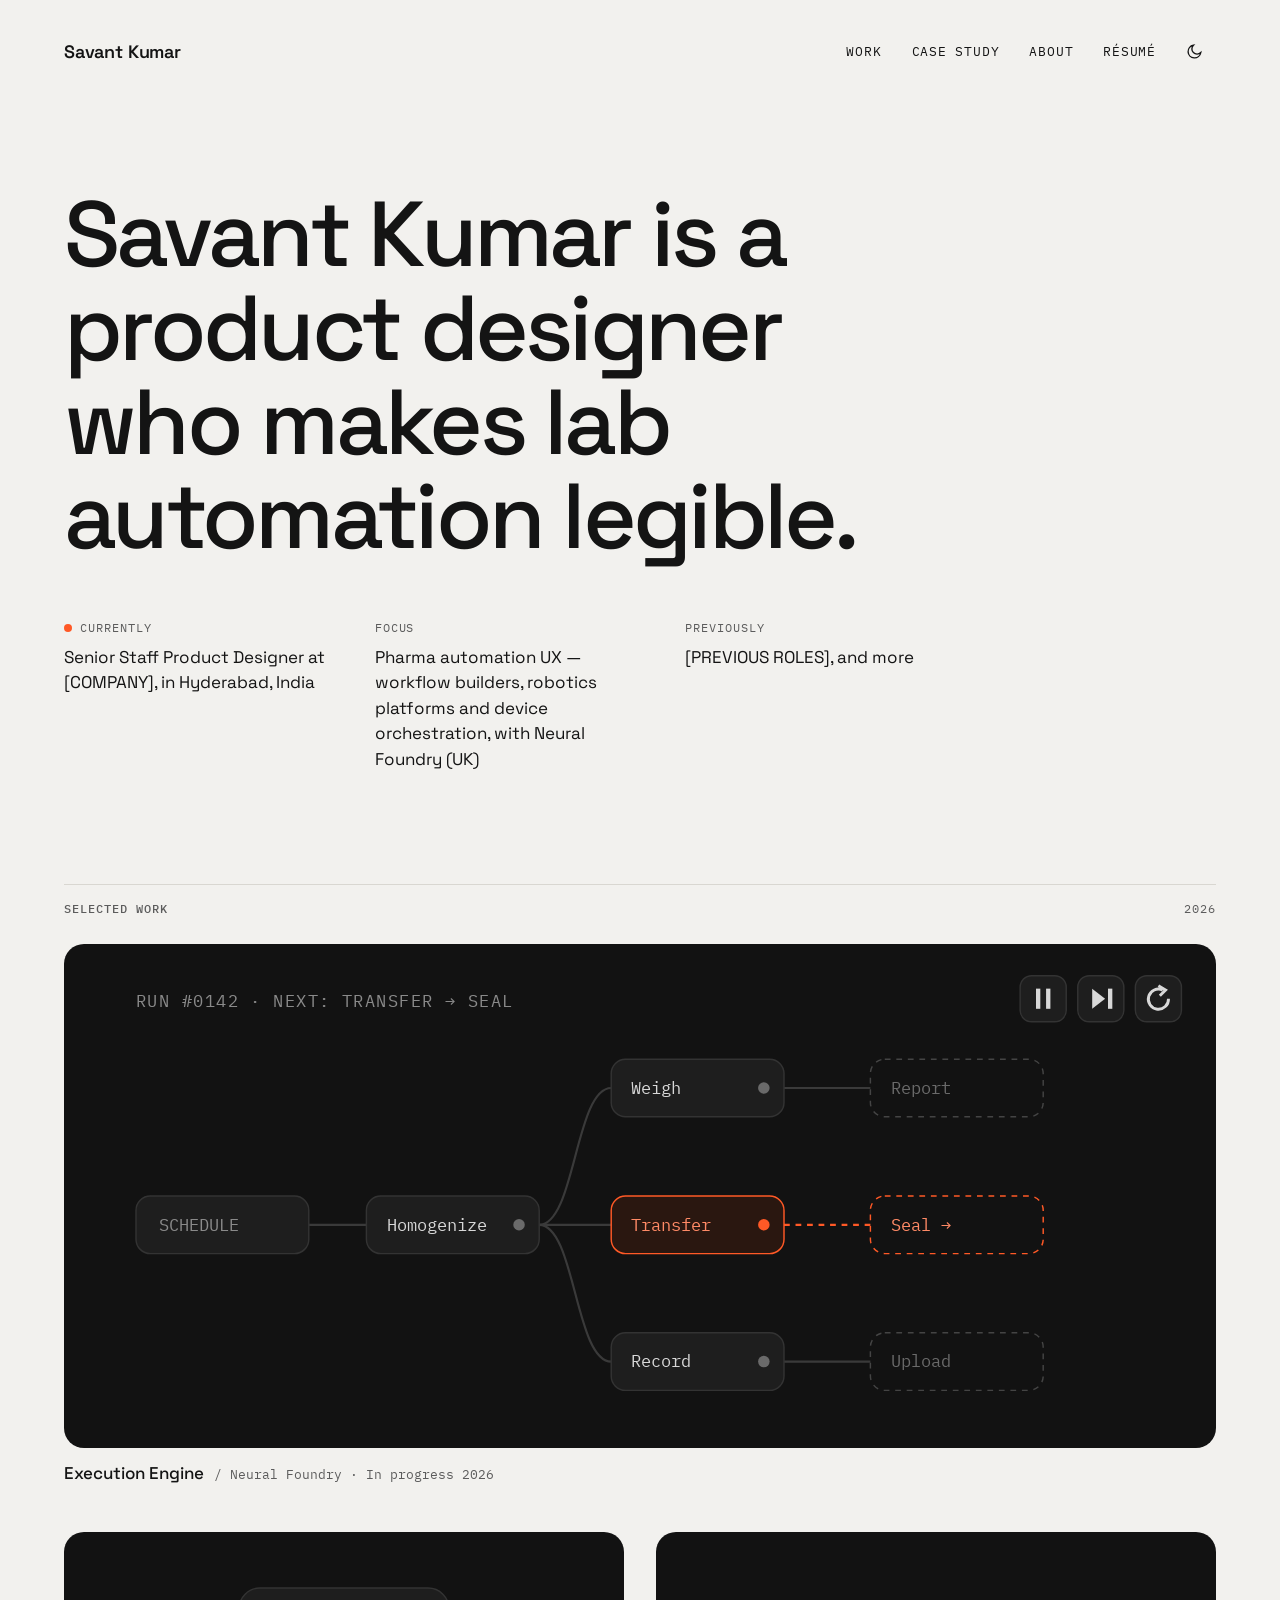
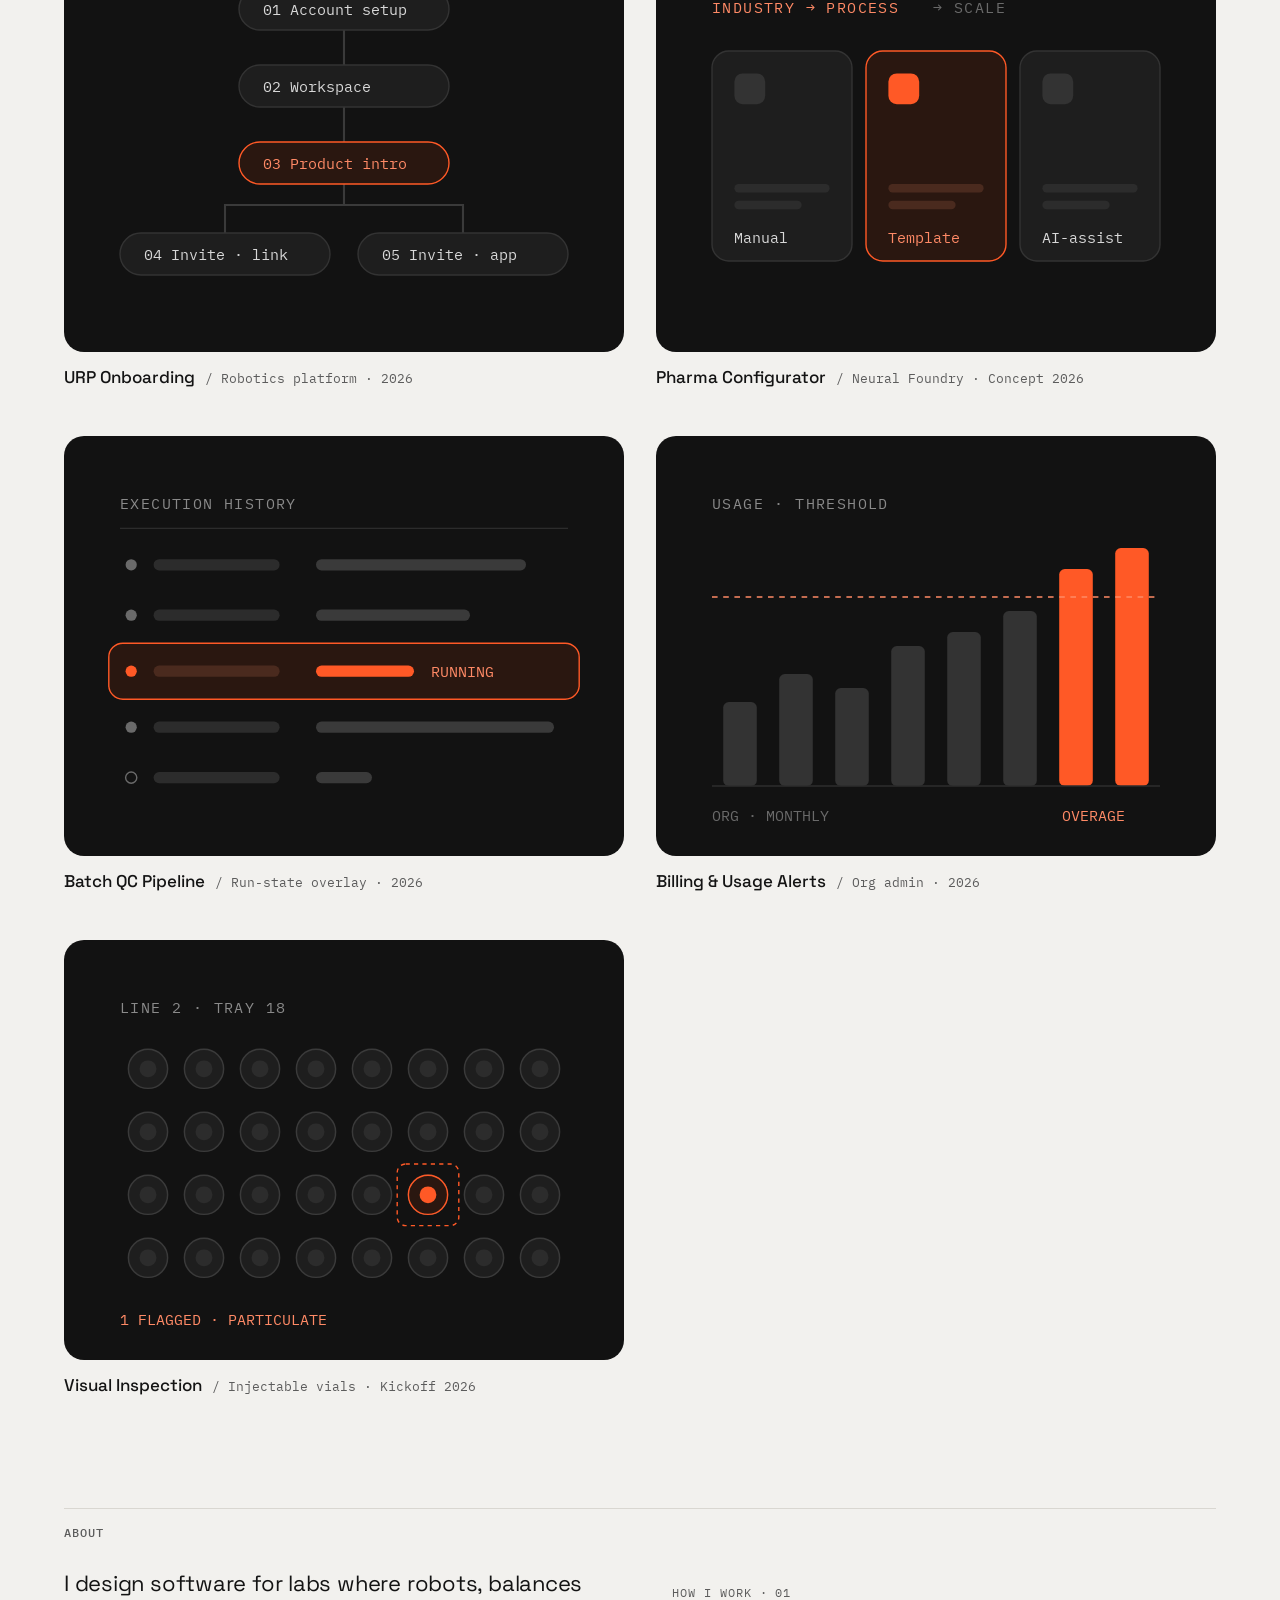
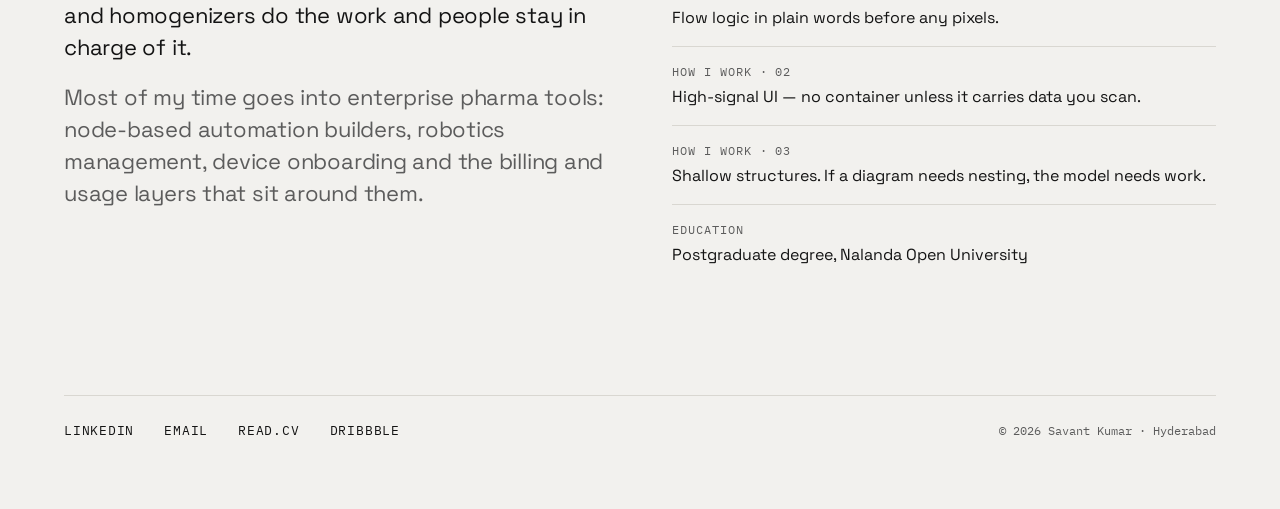
<file: index.html>
<!doctype html>
<html lang="en">
<head>
<meta charset="utf-8">
<meta name="viewport" content="width=device-width, initial-scale=1">
<title>Savant Kumar — Product Designer</title>
<meta name="description" content="Savant Kumar is a Senior Staff Product Designer in Hyderabad designing pharma automation software.">
<meta property="og:title" content="Savant Kumar — Product Designer">
<meta property="og:description" content="Product designer who makes lab automation legible.">
<meta property="og:type" content="website">
<link rel="preconnect" href="https://fonts.googleapis.com">
<link rel="preconnect" href="https://fonts.gstatic.com" crossorigin>
<link href="https://fonts.googleapis.com/css2?family=IBM+Plex+Mono:wght@400;500&amp;family=Space+Grotesk:wght@400;500;600&amp;display=swap" rel="stylesheet">
<link rel="stylesheet" href="styles.css">
<script src="script.js"></script>
</head>
<body>
<div id="top" class="wrap">

<header class="site-header">
  <a href="#top" class="brand">Savant Kumar</a>
  <nav class="nav" aria-label="Primary">
    <a href="#work" class="mono-link">Work</a>
    <a href="execution-engine.html" class="mono-link">Case study</a>
    <a href="#about" class="mono-link">About</a>
    <a href="#" class="mono-link">Résumé</a>
    <button id="theme-toggle" class="theme-toggle" type="button" aria-label="Toggle dark mode">
      <svg class="moon" viewBox="0 0 24 24" fill="none" stroke="currentColor" stroke-width="1.8" aria-hidden="true"><path d="M21 12.8A8.5 8.5 0 1 1 11.2 3a6.5 6.5 0 0 0 9.8 9.8z"/></svg>
      <svg class="sun" viewBox="0 0 24 24" fill="none" stroke="currentColor" stroke-width="1.8" aria-hidden="true"><circle cx="12" cy="12" r="4"/><path d="M12 2v2M12 20v2M4.9 4.9l1.4 1.4M17.7 17.7l1.4 1.4M2 12h2M20 12h2M4.9 19.1l1.4-1.4M17.7 6.3l1.4-1.4"/></svg>
    </button>
  </nav>
</header>

<section class="hero">
  <h1>Savant Kumar is a product designer who makes lab automation legible.</h1>
  <div class="meta-grid">
    <div>
      <div class="mono"><span class="dot"></span>Currently</div>
      <p>Senior Staff Product Designer at [COMPANY], in Hyderabad, India</p>
    </div>
    <div>
      <div class="mono">Focus</div>
      <p>Pharma automation UX — workflow builders, robotics platforms and device orchestration, with Neural Foundry (UK)</p>
    </div>
    <div>
      <div class="mono">Previously</div>
      <p>[PREVIOUS ROLES], and more</p>
    </div>
  </div>
</section>

<section id="work" class="section" aria-labelledby="work-h">
  <div class="section-head mono">
    <h2 id="work-h">Selected work</h2>
    <span>2026</span>
  </div>
  <div class="tiles">

    <a href="execution-engine.html" class="tile wide">
      <div class="vis">
        <svg viewBox="0 0 800 350" aria-hidden="true" font-family="IBM Plex Mono, monospace" font-size="12">
          <text x="50" y="44" fill="#8A8A8A" letter-spacing="1">RUN #0142 · NEXT: TRANSFER → SEAL</text>
          <rect x="664" y="22" width="32" height="32" rx="8" fill="#1E1E1E" stroke="#333"/>
          <rect x="675" y="31" width="3" height="14" fill="#D8D8D8"/><rect x="682" y="31" width="3" height="14" fill="#D8D8D8"/>
          <rect x="704" y="22" width="32" height="32" rx="8" fill="#1E1E1E" stroke="#333"/>
          <path d="M714 31 L723 38 L714 45 Z" fill="#D8D8D8"/><rect x="725" y="31" width="3" height="14" fill="#D8D8D8"/>
          <rect x="744" y="22" width="32" height="32" rx="8" fill="#1E1E1E" stroke="#333"/>
          <path d="M767 38 A7 7 0 1 1 763 32" stroke="#D8D8D8" stroke-width="2" fill="none"/><path d="M760 29 L765 32 L761 36" stroke="#D8D8D8" stroke-width="2" fill="none"/>
          <g stroke="#3A3A3A" stroke-width="1.5" fill="none">
            <path d="M170 195 H210"/>
            <path d="M330 195 C 355 195, 355 100, 380 100"/>
            <path d="M330 195 H380"/>
            <path d="M330 195 C 355 195, 355 290, 380 290"/>
            <path d="M500 100 H560"/>
            <path d="M500 290 H560"/>
          </g>
          <path d="M500 195 H560" stroke="#FF5926" stroke-width="1.5" stroke-dasharray="4 4" fill="none"/>
          <rect x="50" y="175" width="120" height="40" rx="10" fill="#1E1E1E" stroke="#333"/>
          <text x="66" y="199" fill="#8A8A8A">SCHEDULE</text>
          <rect x="210" y="175" width="120" height="40" rx="10" fill="#1E1E1E" stroke="#333"/>
          <text x="224" y="199" fill="#D8D8D8">Homogenize</text><circle cx="316" cy="195" r="4" fill="#6A6A6A"/>
          <rect x="380" y="80" width="120" height="40" rx="10" fill="#1E1E1E" stroke="#333"/>
          <text x="394" y="104" fill="#D8D8D8">Weigh</text><circle cx="486" cy="100" r="4" fill="#6A6A6A"/>
          <rect x="380" y="175" width="120" height="40" rx="10" fill="#2A1710" stroke="#FF5926"/>
          <text x="394" y="199" fill="#FF8A66">Transfer</text><circle cx="486" cy="195" r="4" fill="#FF5926"/>
          <rect x="380" y="270" width="120" height="40" rx="10" fill="#1E1E1E" stroke="#333"/>
          <text x="394" y="294" fill="#D8D8D8">Record</text><circle cx="486" cy="290" r="4" fill="#6A6A6A"/>
          <rect x="560" y="80" width="120" height="40" rx="10" fill="none" stroke="#444" stroke-dasharray="4 4"/>
          <text x="574" y="104" fill="#6A6A6A">Report</text>
          <rect x="560" y="175" width="120" height="40" rx="10" fill="none" stroke="#FF5926" stroke-dasharray="4 4"/>
          <text x="574" y="199" fill="#FF8A66">Seal →</text>
          <rect x="560" y="270" width="120" height="40" rx="10" fill="none" stroke="#444" stroke-dasharray="4 4"/>
          <text x="574" y="294" fill="#6A6A6A">Upload</text>
        </svg>
      </div>
      <div class="tile-title"><b>Execution Engine</b><span>/ Neural Foundry · In progress 2026</span></div>
    </a>

    <div class="tile">
      <div class="vis">
        <svg viewBox="0 0 400 300" aria-hidden="true" font-family="IBM Plex Mono, monospace" font-size="11">
          <g stroke="#3A3A3A" stroke-width="1.5" fill="none">
            <path d="M200 70 V95"/><path d="M200 125 V150"/>
            <path d="M200 180 V195 H115 V215"/><path d="M200 195 H285 V215"/>
          </g>
          <rect x="125" y="40" width="150" height="30" rx="15" fill="#1E1E1E" stroke="#333"/><text x="142" y="59" fill="#D8D8D8">01 Account setup</text>
          <rect x="125" y="95" width="150" height="30" rx="15" fill="#1E1E1E" stroke="#333"/><text x="142" y="114" fill="#D8D8D8">02 Workspace</text>
          <rect x="125" y="150" width="150" height="30" rx="15" fill="#2A1710" stroke="#FF5926"/><text x="142" y="169" fill="#FF8A66">03 Product intro</text>
          <rect x="40" y="215" width="150" height="30" rx="15" fill="#1E1E1E" stroke="#333"/><text x="57" y="234" fill="#D8D8D8">04 Invite · link</text>
          <rect x="210" y="215" width="150" height="30" rx="15" fill="#1E1E1E" stroke="#333"/><text x="227" y="234" fill="#D8D8D8">05 Invite · app</text>
        </svg>
      </div>
      <div class="tile-title"><b>URP Onboarding</b><span>/ Robotics platform · 2026</span></div>
    </div>

    <div class="tile">
      <div class="vis">
        <svg viewBox="0 0 400 300" aria-hidden="true" font-family="IBM Plex Mono, monospace" font-size="11">
          <text x="40" y="58" fill="#FF8A66" letter-spacing="1">INDUSTRY → PROCESS</text><text x="198" y="58" fill="#6A6A6A" letter-spacing="1"> → SCALE</text>
          <rect x="40" y="85" width="100" height="150" rx="12" fill="#1E1E1E" stroke="#333"/>
          <rect x="150" y="85" width="100" height="150" rx="12" fill="#2A1710" stroke="#FF5926"/>
          <rect x="260" y="85" width="100" height="150" rx="12" fill="#1E1E1E" stroke="#333"/>
          <rect x="56" y="101" width="22" height="22" rx="6" fill="#333"/>
          <rect x="166" y="101" width="22" height="22" rx="6" fill="#FF5926"/>
          <rect x="276" y="101" width="22" height="22" rx="6" fill="#333"/>
          <g fill="#2C2C2C"><rect x="56" y="180" width="68" height="6" rx="3"/><rect x="56" y="192" width="48" height="6" rx="3"/><rect x="276" y="180" width="68" height="6" rx="3"/><rect x="276" y="192" width="48" height="6" rx="3"/></g>
          <g fill="#4A2A1E"><rect x="166" y="180" width="68" height="6" rx="3"/><rect x="166" y="192" width="48" height="6" rx="3"/></g>
          <text x="56" y="222" fill="#D8D8D8">Manual</text><text x="166" y="222" fill="#FF8A66">Template</text><text x="276" y="222" fill="#D8D8D8">AI-assist</text>
        </svg>
      </div>
      <div class="tile-title"><b>Pharma Configurator</b><span>/ Neural Foundry · Concept 2026</span></div>
    </div>

    <div class="tile">
      <div class="vis">
        <svg viewBox="0 0 400 300" aria-hidden="true" font-family="IBM Plex Mono, monospace" font-size="11">
          <text x="40" y="52" fill="#8A8A8A" letter-spacing="1">EXECUTION HISTORY</text>
          <line x1="40" y1="66" x2="360" y2="66" stroke="#2C2C2C"/>
          <circle cx="48" cy="92" r="4" fill="#6A6A6A"/><rect x="64" y="88" width="90" height="8" rx="4" fill="#2C2C2C"/><rect x="180" y="88" width="150" height="8" rx="4" fill="#3A3A3A"/>
          <circle cx="48" cy="128" r="4" fill="#6A6A6A"/><rect x="64" y="124" width="90" height="8" rx="4" fill="#2C2C2C"/><rect x="180" y="124" width="110" height="8" rx="4" fill="#3A3A3A"/>
          <rect x="32" y="148" width="336" height="40" rx="10" fill="#2A1710" stroke="#FF5926"/>
          <circle cx="48" cy="168" r="4" fill="#FF5926"/><rect x="64" y="164" width="90" height="8" rx="4" fill="#4A2A1E"/><rect x="180" y="164" width="70" height="8" rx="4" fill="#FF5926"/><text x="262" y="172" fill="#FF8A66">RUNNING</text>
          <circle cx="48" cy="208" r="4" fill="#6A6A6A"/><rect x="64" y="204" width="90" height="8" rx="4" fill="#2C2C2C"/><rect x="180" y="204" width="170" height="8" rx="4" fill="#3A3A3A"/>
          <circle cx="48" cy="244" r="4" fill="none" stroke="#6A6A6A"/><rect x="64" y="240" width="90" height="8" rx="4" fill="#2C2C2C"/><rect x="180" y="240" width="40" height="8" rx="4" fill="#3A3A3A"/>
        </svg>
      </div>
      <div class="tile-title"><b>Batch QC Pipeline</b><span>/ Run-state overlay · 2026</span></div>
    </div>

    <div class="tile">
      <div class="vis">
        <svg viewBox="0 0 400 300" aria-hidden="true" font-family="IBM Plex Mono, monospace" font-size="11">
          <text x="40" y="52" fill="#8A8A8A" letter-spacing="1">USAGE · THRESHOLD</text>
          <g fill="#333">
            <rect x="48" y="190" width="24" height="60" rx="4"/>
            <rect x="88" y="170" width="24" height="80" rx="4"/>
            <rect x="128" y="180" width="24" height="70" rx="4"/>
            <rect x="168" y="150" width="24" height="100" rx="4"/>
            <rect x="208" y="140" width="24" height="110" rx="4"/>
            <rect x="248" y="125" width="24" height="125" rx="4"/>
          </g>
          <rect x="288" y="95" width="24" height="155" rx="4" fill="#FF5926"/>
          <rect x="328" y="80" width="24" height="170" rx="4" fill="#FF5926"/>
          <line x1="40" y1="115" x2="360" y2="115" stroke="#FF8A66" stroke-dasharray="4 4"/>
          <line x1="40" y1="250" x2="360" y2="250" stroke="#2C2C2C"/>
          <text x="40" y="275" fill="#6A6A6A">ORG · MONTHLY</text><text x="290" y="275" fill="#FF8A66">OVERAGE</text>
        </svg>
      </div>
      <div class="tile-title"><b>Billing &amp; Usage Alerts</b><span>/ Org admin · 2026</span></div>
    </div>

    <div class="tile">
      <div class="vis">
        <svg viewBox="0 0 400 300" aria-hidden="true" font-family="IBM Plex Mono, monospace" font-size="11">
          <defs>
            <pattern id="vialgrid" x="40" y="70" width="40" height="45" patternUnits="userSpaceOnUse">
              <circle cx="20" cy="22" r="14" fill="#1E1E1E" stroke="#3A3A3A"/>
              <circle cx="20" cy="22" r="6" fill="#2C2C2C"/>
            </pattern>
          </defs>
          <text x="40" y="52" fill="#8A8A8A" letter-spacing="1">LINE 2 · TRAY 18</text>
          <rect x="40" y="70" width="320" height="180" fill="url(#vialgrid)"/>
          <circle cx="260" cy="182" r="14" fill="#2A1710" stroke="#FF5926"/>
          <circle cx="260" cy="182" r="6" fill="#FF5926"/>
          <rect x="238" y="160" width="44" height="44" rx="6" fill="none" stroke="#FF5926" stroke-dasharray="3 3"/>
          <text x="40" y="275" fill="#FF8A66">1 FLAGGED · PARTICULATE</text>
        </svg>
      </div>
      <div class="tile-title"><b>Visual Inspection</b><span>/ Injectable vials · Kickoff 2026</span></div>
    </div>

  </div>
</section>

<section id="about" class="section" aria-labelledby="about-h">
  <div class="section-head mono">
    <h2 id="about-h">About</h2>
  </div>
  <div class="about-grid">
    <div class="about-lead">
      <p>I design software for labs where robots, balances and homogenizers do the work and people stay in charge of it.</p>
      <p>Most of my time goes into enterprise pharma tools: node-based automation builders, robotics management, device onboarding and the billing and usage layers that sit around them.</p>
    </div>
    <div class="facts">
      <div><span class="mono">How I work · 01</span><span>Flow logic in plain words before any pixels.</span></div>
      <div><span class="mono">How I work · 02</span><span>High-signal UI — no container unless it carries data you scan.</span></div>
      <div><span class="mono">How I work · 03</span><span>Shallow structures. If a diagram needs nesting, the model needs work.</span></div>
      <div><span class="mono">Education</span><span>Postgraduate degree, Nalanda Open University</span></div>
    </div>
  </div>
</section>

<footer class="site-footer">
  <nav class="footer-nav" aria-label="Elsewhere">
    <a href="#" class="mono-link">LinkedIn</a>
    <a href="#" class="mono-link">Email</a>
    <a href="#" class="mono-link">Read.cv</a>
    <a href="#" class="mono-link">Dribbble</a>
  </nav>
  <span class="mono" style="text-transform: none; letter-spacing: 0">© 2026 Savant Kumar · Hyderabad</span>
</footer>

</div>
</body>
</html>
</file>
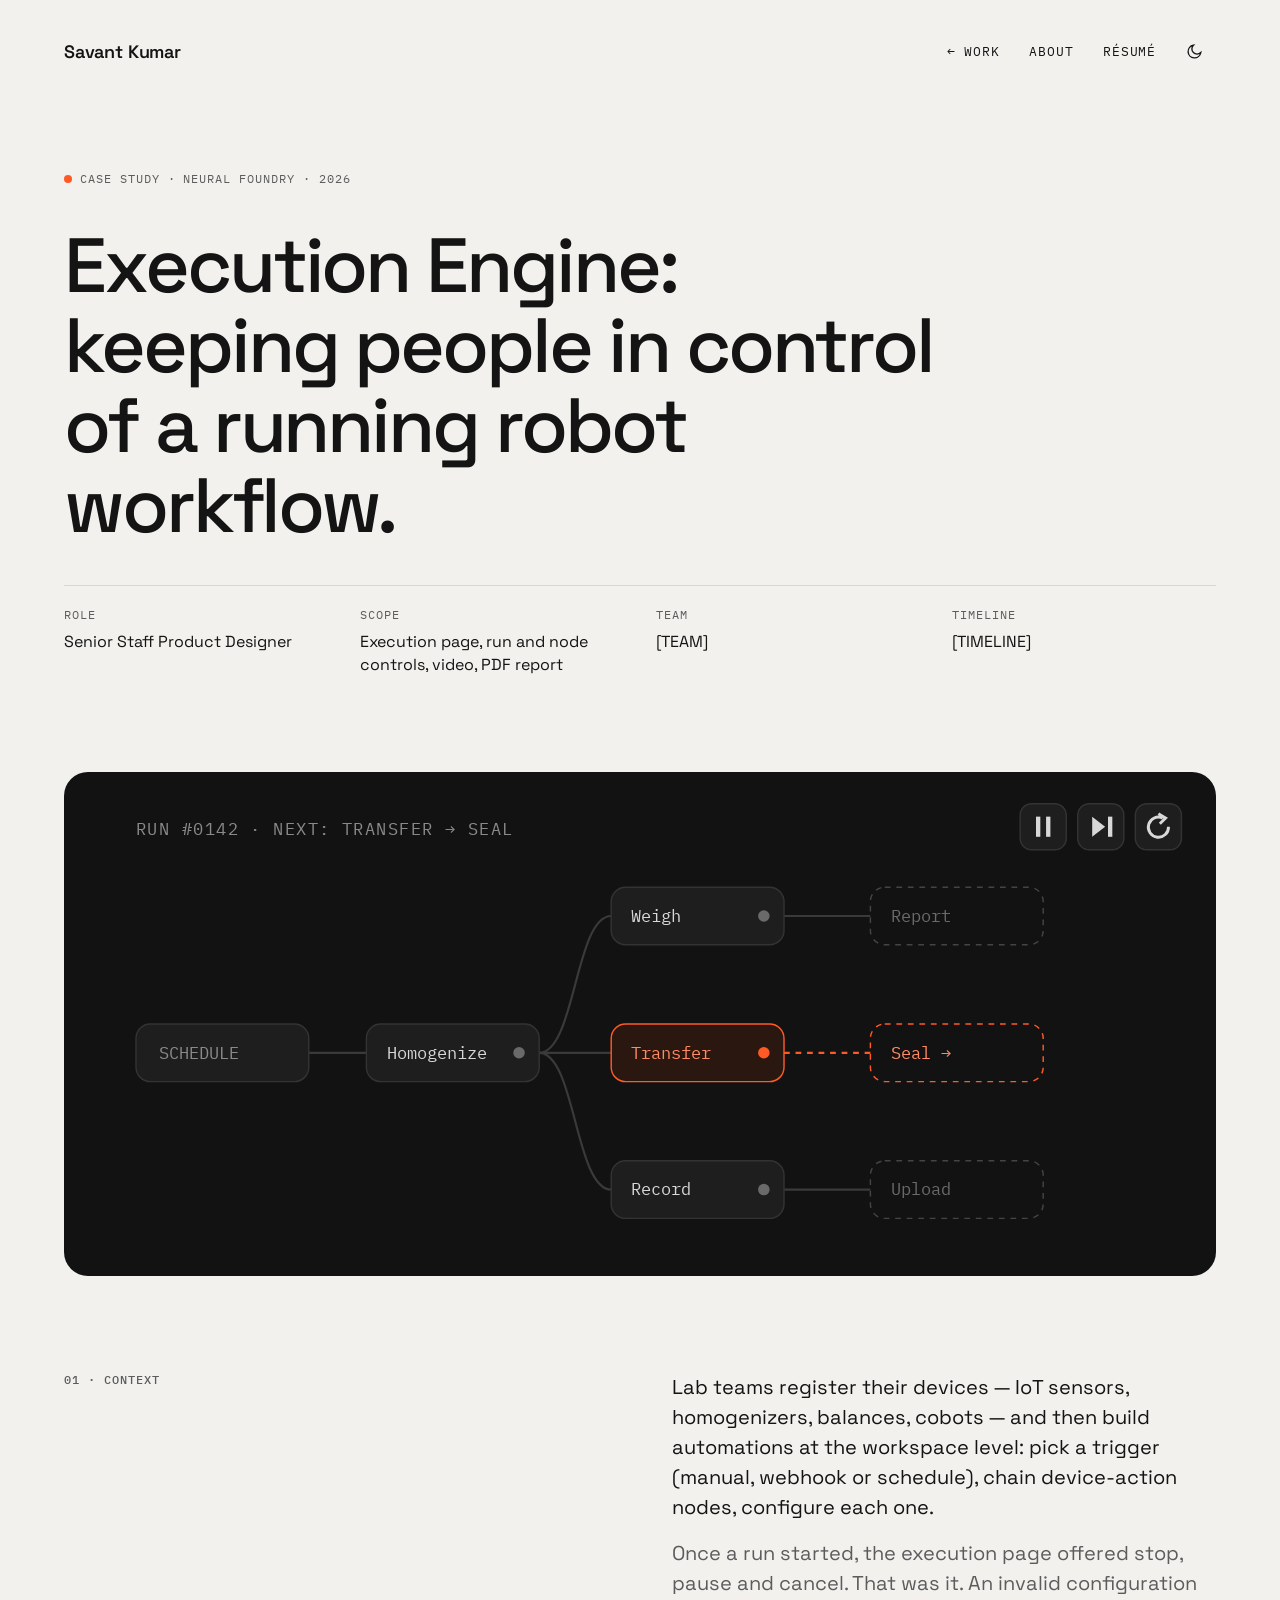
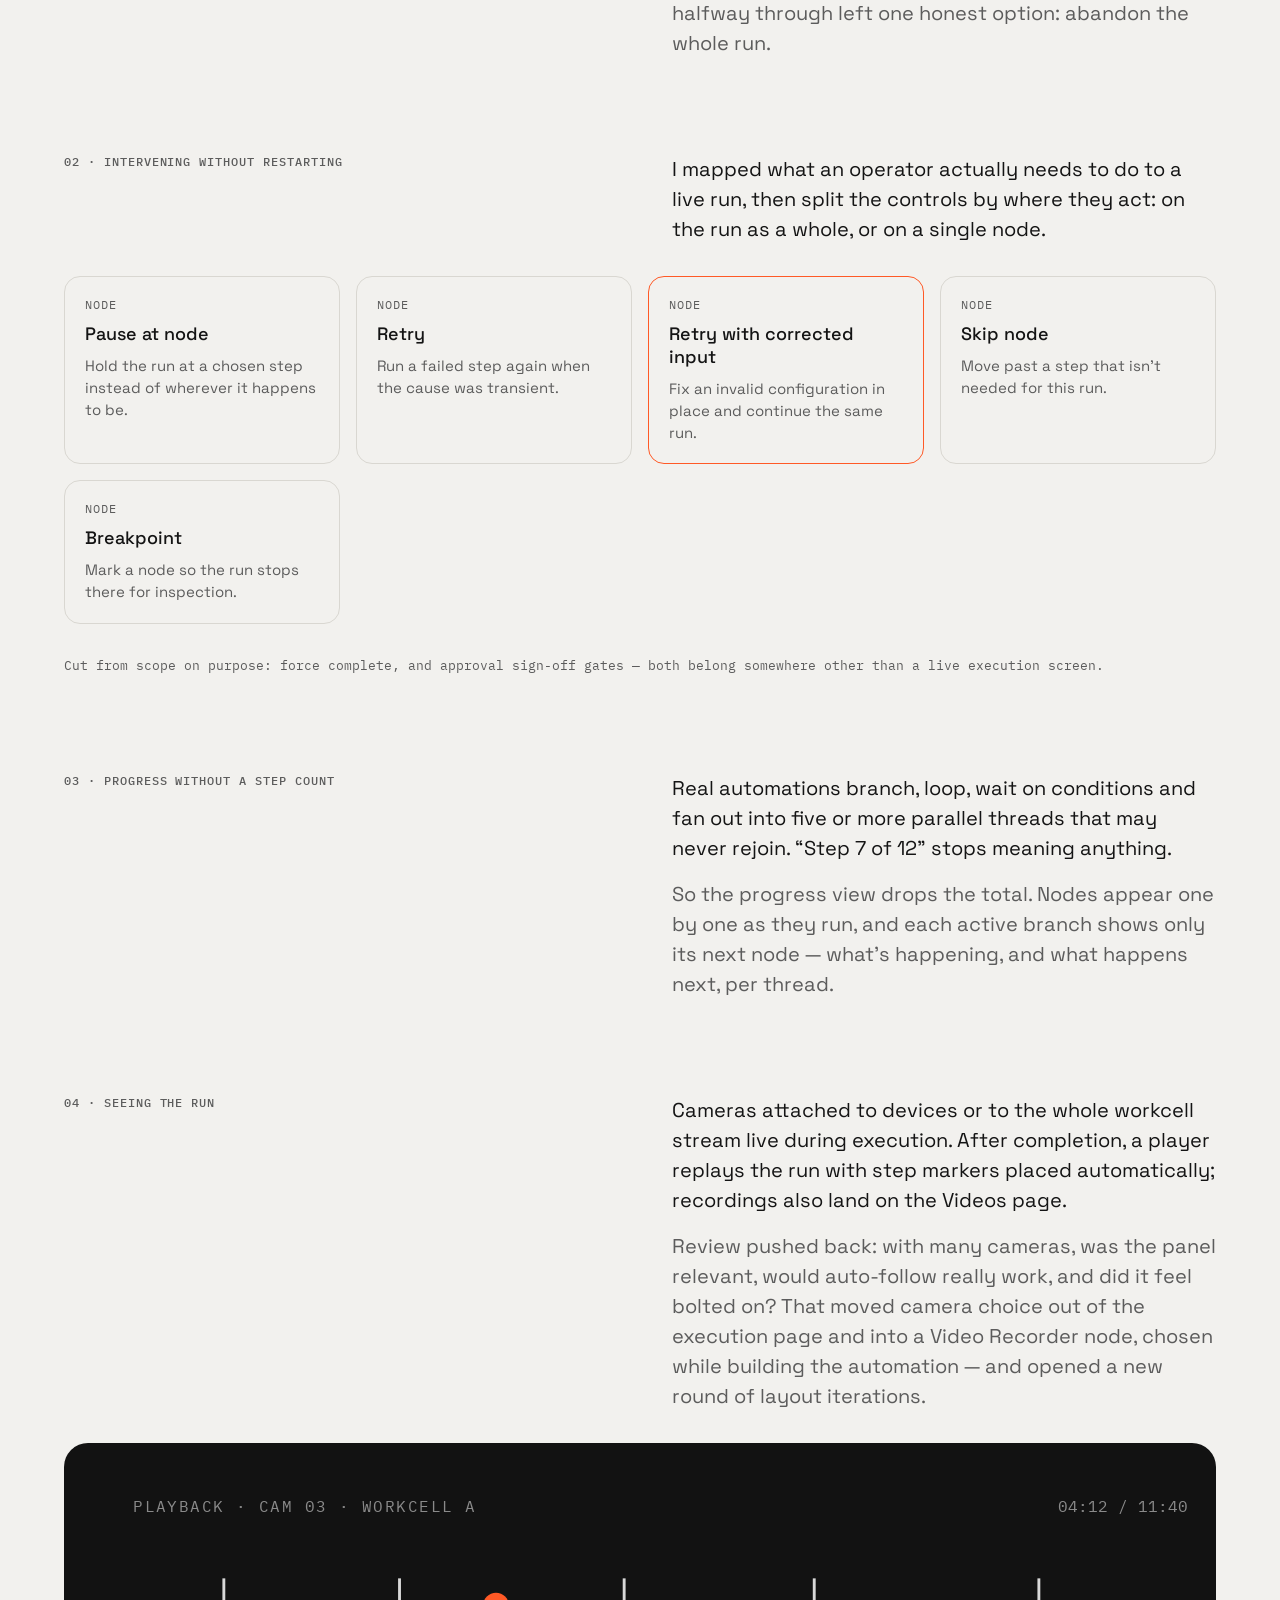
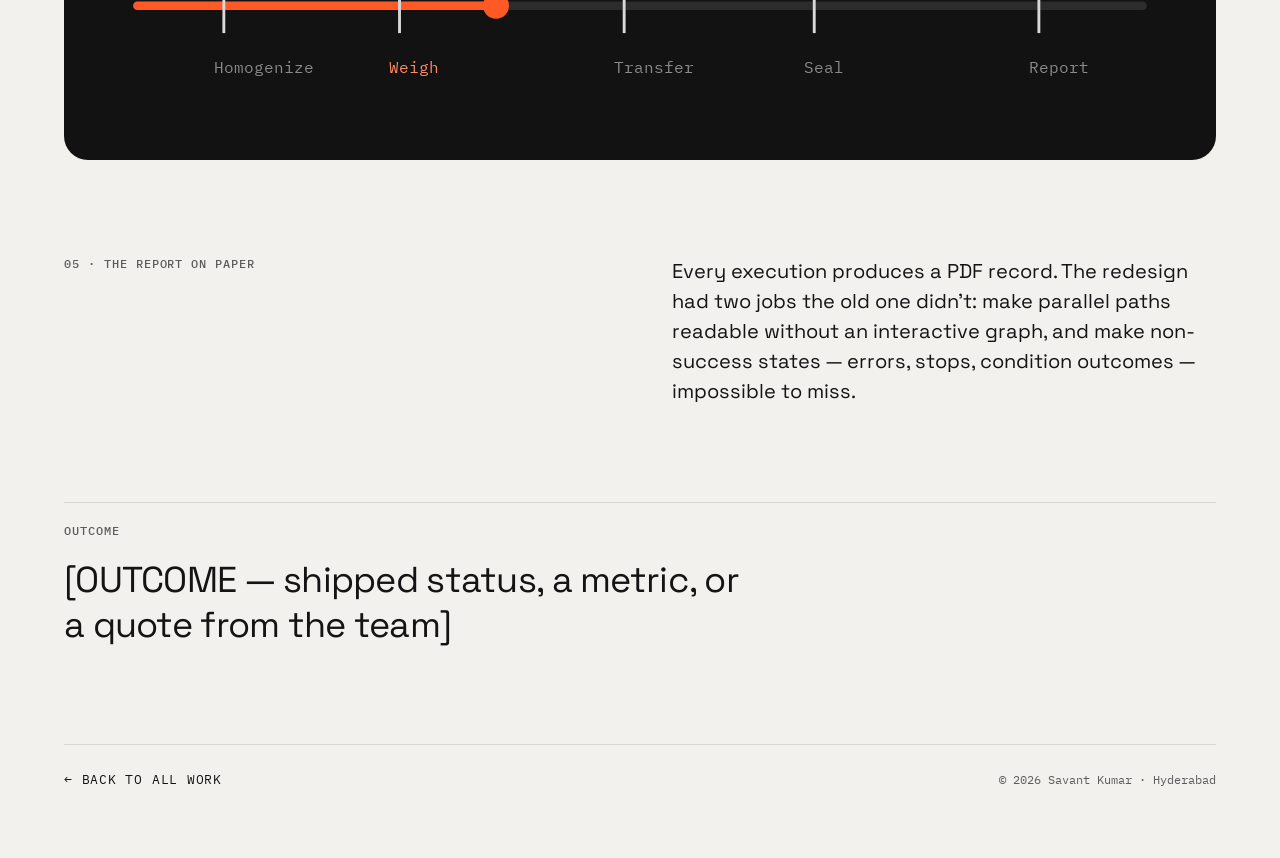
<file: execution-engine.html>
<!doctype html>
<html lang="en">
<head>
<meta charset="utf-8">
<meta name="viewport" content="width=device-width, initial-scale=1">
<title>Execution Engine — Case study — Savant Kumar</title>
<meta name="description" content="Case study: designing run and node controls, progress, video and reporting for a pharma automation execution engine.">
<link rel="preconnect" href="https://fonts.googleapis.com">
<link rel="preconnect" href="https://fonts.gstatic.com" crossorigin>
<link href="https://fonts.googleapis.com/css2?family=IBM+Plex+Mono:wght@400;500&amp;family=Space+Grotesk:wght@400;500;600&amp;display=swap" rel="stylesheet">
<link rel="stylesheet" href="styles.css">
<script src="script.js"></script>
</head>
<body>
<div id="top" class="wrap tight">

<header class="site-header">
  <a href="index.html" class="brand">Savant Kumar</a>
  <nav class="nav" aria-label="Primary">
    <a href="index.html#work" class="mono-link">← Work</a>
    <a href="index.html#about" class="mono-link">About</a>
    <a href="#" class="mono-link">Résumé</a>
    <button id="theme-toggle" class="theme-toggle" type="button" aria-label="Toggle dark mode">
      <svg class="moon" viewBox="0 0 24 24" fill="none" stroke="currentColor" stroke-width="1.8" aria-hidden="true"><path d="M21 12.8A8.5 8.5 0 1 1 11.2 3a6.5 6.5 0 0 0 9.8 9.8z"/></svg>
      <svg class="sun" viewBox="0 0 24 24" fill="none" stroke="currentColor" stroke-width="1.8" aria-hidden="true"><circle cx="12" cy="12" r="4"/><path d="M12 2v2M12 20v2M4.9 4.9l1.4 1.4M17.7 17.7l1.4 1.4M2 12h2M20 12h2M4.9 19.1l1.4-1.4M17.7 6.3l1.4-1.4"/></svg>
    </button>
  </nav>
</header>

<section class="case-hero">
  <div class="mono"><span class="dot"></span>Case study · Neural Foundry · 2026</div>
  <h1>Execution Engine: keeping people in control of a running robot workflow.</h1>
  <dl class="facts-row">
    <div><dt class="mono">Role</dt><dd>Senior Staff Product Designer</dd></div>
    <div><dt class="mono">Scope</dt><dd>Execution page, run and node controls, video, PDF report</dd></div>
    <div><dt class="mono">Team</dt><dd>[TEAM]</dd></div>
    <div><dt class="mono">Timeline</dt><dd>[TIMELINE]</dd></div>
  </dl>
</section>

<div class="hero-vis">
  <svg viewBox="0 0 800 350" role="img" aria-label="Execution view: a workflow splits into three parallel branches; one node is running and the next node on each branch is shown" font-family="IBM Plex Mono, monospace" font-size="12">
    <text x="50" y="44" fill="#8A8A8A" letter-spacing="1">RUN #0142 · NEXT: TRANSFER → SEAL</text>
    <rect x="664" y="22" width="32" height="32" rx="8" fill="#1E1E1E" stroke="#333"/>
    <rect x="675" y="31" width="3" height="14" fill="#D8D8D8"/><rect x="682" y="31" width="3" height="14" fill="#D8D8D8"/>
    <rect x="704" y="22" width="32" height="32" rx="8" fill="#1E1E1E" stroke="#333"/>
    <path d="M714 31 L723 38 L714 45 Z" fill="#D8D8D8"/><rect x="725" y="31" width="3" height="14" fill="#D8D8D8"/>
    <rect x="744" y="22" width="32" height="32" rx="8" fill="#1E1E1E" stroke="#333"/>
    <path d="M767 38 A7 7 0 1 1 763 32" stroke="#D8D8D8" stroke-width="2" fill="none"/><path d="M760 29 L765 32 L761 36" stroke="#D8D8D8" stroke-width="2" fill="none"/>
    <g stroke="#3A3A3A" stroke-width="1.5" fill="none">
      <path d="M170 195 H210"/>
      <path d="M330 195 C 355 195, 355 100, 380 100"/>
      <path d="M330 195 H380"/>
      <path d="M330 195 C 355 195, 355 290, 380 290"/>
      <path d="M500 100 H560"/>
      <path d="M500 290 H560"/>
    </g>
    <path d="M500 195 H560" stroke="#FF5926" stroke-width="1.5" stroke-dasharray="4 4" fill="none"/>
    <rect x="50" y="175" width="120" height="40" rx="10" fill="#1E1E1E" stroke="#333"/>
    <text x="66" y="199" fill="#8A8A8A">SCHEDULE</text>
    <rect x="210" y="175" width="120" height="40" rx="10" fill="#1E1E1E" stroke="#333"/>
    <text x="224" y="199" fill="#D8D8D8">Homogenize</text><circle cx="316" cy="195" r="4" fill="#6A6A6A"/>
    <rect x="380" y="80" width="120" height="40" rx="10" fill="#1E1E1E" stroke="#333"/>
    <text x="394" y="104" fill="#D8D8D8">Weigh</text><circle cx="486" cy="100" r="4" fill="#6A6A6A"/>
    <rect x="380" y="175" width="120" height="40" rx="10" fill="#2A1710" stroke="#FF5926"/>
    <text x="394" y="199" fill="#FF8A66">Transfer</text><circle cx="486" cy="195" r="4" fill="#FF5926"/>
    <rect x="380" y="270" width="120" height="40" rx="10" fill="#1E1E1E" stroke="#333"/>
    <text x="394" y="294" fill="#D8D8D8">Record</text><circle cx="486" cy="290" r="4" fill="#6A6A6A"/>
    <rect x="560" y="80" width="120" height="40" rx="10" fill="none" stroke="#444" stroke-dasharray="4 4"/>
    <text x="574" y="104" fill="#6A6A6A">Report</text>
    <rect x="560" y="175" width="120" height="40" rx="10" fill="none" stroke="#FF5926" stroke-dasharray="4 4"/>
    <text x="574" y="199" fill="#FF8A66">Seal →</text>
    <rect x="560" y="270" width="120" height="40" rx="10" fill="none" stroke="#444" stroke-dasharray="4 4"/>
    <text x="574" y="294" fill="#6A6A6A">Upload</text>
  </svg>
</div>

<section class="sec" aria-labelledby="s1">
  <div class="mono"><h2 id="s1">01 · Context</h2></div>
  <div class="prose">
    <p>Lab teams register their devices — IoT sensors, homogenizers, balances, cobots — and then build automations at the workspace level: pick a trigger (manual, webhook or schedule), chain device-action nodes, configure each one.</p>
    <p class="dim">Once a run started, the execution page offered stop, pause and cancel. That was it. An invalid configuration halfway through left one honest option: abandon the whole run.</p>
  </div>
</section>

<section class="sec-stack" aria-labelledby="s2">
  <div class="sec">
    <div class="mono"><h2 id="s2">02 · Intervening without restarting</h2></div>
    <div class="prose"><p>I mapped what an operator actually needs to do to a live run, then split the controls by where they act: on the run as a whole, or on a single node.</p></div>
  </div>
  <div class="cards">
    <div class="card"><span class="mono">Node</span><strong>Pause at node</strong><span class="d">Hold the run at a chosen step instead of wherever it happens to be.</span></div>
    <div class="card"><span class="mono">Node</span><strong>Retry</strong><span class="d">Run a failed step again when the cause was transient.</span></div>
    <div class="card hl"><span class="mono">Node</span><strong>Retry with corrected input</strong><span class="d">Fix an invalid configuration in place and continue the same run.</span></div>
    <div class="card"><span class="mono">Node</span><strong>Skip node</strong><span class="d">Move past a step that isn’t needed for this run.</span></div>
    <div class="card"><span class="mono">Node</span><strong>Breakpoint</strong><span class="d">Mark a node so the run stops there for inspection.</span></div>
  </div>
  <p class="note">Cut from scope on purpose: force complete, and approval sign-off gates — both belong somewhere other than a live execution screen.</p>
</section>

<section class="sec" aria-labelledby="s3">
  <div class="mono"><h2 id="s3">03 · Progress without a step count</h2></div>
  <div class="prose">
    <p>Real automations branch, loop, wait on conditions and fan out into five or more parallel threads that may never rejoin. “Step 7 of 12” stops meaning anything.</p>
    <p class="dim">So the progress view drops the total. Nodes appear one by one as they run, and each active branch shows only its next node — what’s happening, and what happens next, per thread.</p>
  </div>
</section>

<section class="sec-stack" aria-labelledby="s4">
  <div class="sec">
    <div class="mono"><h2 id="s4">04 · Seeing the run</h2></div>
    <div class="prose">
      <p>Cameras attached to devices or to the whole workcell stream live during execution. After completion, a player replays the run with step markers placed automatically; recordings also land on the Videos page.</p>
      <p class="dim">Review pushed back: with many cameras, was the panel relevant, would auto-follow really work, and did it feel bolted on? That moved camera choice out of the execution page and into a Video Recorder node, chosen while building the automation — and opened a new round of layout iterations.</p>
    </div>
  </div>
  <div class="wide-vis">
    <svg viewBox="0 0 800 220" role="img" aria-label="Post-run video player timeline with automatic markers for each completed step" font-family="IBM Plex Mono, monospace" font-size="11">
      <text x="48" y="48" fill="#8A8A8A" letter-spacing="1">PLAYBACK · CAM 03 · WORKCELL A</text>
      <text x="690" y="48" fill="#8A8A8A">04:12 / 11:40</text>
      <rect x="48" y="110" width="704" height="6" rx="3" fill="#2C2C2C"/>
      <rect x="48" y="110" width="252" height="6" rx="3" fill="#FF5926"/>
      <circle cx="300" cy="113" r="9" fill="#FF5926"/>
      <g fill="#D8D8D8">
        <rect x="110" y="94" width="2" height="38"/>
        <rect x="232" y="94" width="2" height="38"/>
        <rect x="388" y="94" width="2" height="38"/>
        <rect x="520" y="94" width="2" height="38"/>
        <rect x="676" y="94" width="2" height="38"/>
      </g>
      <text x="104" y="160" fill="#8A8A8A">Homogenize</text>
      <text x="226" y="160" fill="#FF8A66">Weigh</text>
      <text x="382" y="160" fill="#8A8A8A">Transfer</text>
      <text x="514" y="160" fill="#8A8A8A">Seal</text>
      <text x="670" y="160" fill="#8A8A8A">Report</text>
    </svg>
  </div>
</section>

<section class="sec" aria-labelledby="s5">
  <div class="mono"><h2 id="s5">05 · The report on paper</h2></div>
  <div class="prose">
    <p>Every execution produces a PDF record. The redesign had two jobs the old one didn’t: make parallel paths readable without an interactive graph, and make non-success states — errors, stops, condition outcomes — impossible to miss.</p>
  </div>
</section>

<section class="outcome" aria-labelledby="s6">
  <h2 id="s6" class="mono">Outcome</h2>
  <p>[OUTCOME — shipped status, a metric, or a quote from the team]</p>
</section>

<footer class="site-footer">
  <a href="index.html#work" class="mono-link" style="padding-left: 0">← Back to all work</a>
  <span class="mono" style="text-transform: none; letter-spacing: 0">© 2026 Savant Kumar · Hyderabad</span>
</footer>

</div>
</body>
</html>
</file>
<file: styles.css>
:root {
  --bg: #F2F1EE;
  --fg: #141414;
  --muted: #5C5C5C;
  --line: #D9D7D1;
  --accent: #FF5926;
  --sans: 'Space Grotesk', ui-sans-serif, system-ui, sans-serif;
  --mono: 'IBM Plex Mono', ui-monospace, SFMono-Regular, Menlo, monospace;
}
:root[data-theme="dark"] {
  --bg: #0C0C0C;
  --fg: #F2F1EE;
  --muted: #9A9A9A;
  --line: #262626;
}
@media (prefers-color-scheme: dark) {
  :root:not([data-theme="light"]) {
    --bg: #0C0C0C;
    --fg: #F2F1EE;
    --muted: #9A9A9A;
    --line: #262626;
  }
}

* { box-sizing: border-box; }
html { scroll-behavior: smooth; }
body {
  margin: 0;
  background: var(--bg);
  color: var(--fg);
  font-family: var(--sans);
  -webkit-font-smoothing: antialiased;
}
a { color: inherit; }
a:hover { opacity: .72; }
a:focus-visible, button:focus-visible { outline: 2px solid var(--accent); outline-offset: 3px; border-radius: 4px; }

.wrap {
  max-width: 1200px;
  margin: 0 auto;
  padding: 28px 24px 56px;
  display: flex;
  flex-direction: column;
  gap: 112px;
}
.wrap.tight { gap: 96px; }

.mono {
  font-family: var(--mono);
  font-size: 12px;
  text-transform: uppercase;
  letter-spacing: .08em;
  color: var(--muted);
}
.mono-link {
  font-family: var(--mono);
  font-size: 13px;
  text-transform: uppercase;
  letter-spacing: .06em;
  text-decoration: none;
  padding: 14px;
  display: inline-block;
}

/* Header + footer */
.site-header, .site-footer {
  display: flex;
  flex-wrap: wrap;
  justify-content: space-between;
  align-items: center;
  gap: 12px;
}
.site-footer { border-top: 1px solid var(--line); padding-top: 12px; gap: 16px; }
.brand { font-size: 18px; font-weight: 600; letter-spacing: -.01em; text-decoration: none; padding: 12px 0; }
.nav { display: flex; flex-wrap: wrap; align-items: center; gap: 2px; }
.nav .mono-link { padding: 14px; }
.footer-nav { display: flex; flex-wrap: wrap; gap: 2px; }
.footer-nav .mono-link:first-child { padding-left: 0; }
.theme-toggle {
  min-width: 44px; min-height: 44px;
  display: inline-flex; align-items: center; justify-content: center;
  background: none; border: 0; color: inherit; cursor: pointer; padding: 0;
}
.theme-toggle svg { width: 18px; height: 18px; }
.theme-toggle .sun { display: none; }
:root[data-theme="dark"] .theme-toggle .sun { display: block; }
:root[data-theme="dark"] .theme-toggle .moon { display: none; }
@media (prefers-color-scheme: dark) {
  :root:not([data-theme="light"]) .theme-toggle .sun { display: block; }
  :root:not([data-theme="light"]) .theme-toggle .moon { display: none; }
}

/* Hero */
.hero { display: flex; flex-direction: column; gap: 56px; }
.hero h1 {
  margin: 0;
  font-size: clamp(44px, 7.2vw, 100px);
  line-height: 1.02;
  letter-spacing: -.04em;
  font-weight: 500;
  max-width: 14ch;
}
.meta-grid {
  display: grid;
  grid-template-columns: repeat(auto-fit, minmax(min(100%, 240px), 1fr));
  gap: 32px;
  max-width: 900px;
  font-size: 17px;
  line-height: 1.5;
}
.meta-grid > div { display: flex; flex-direction: column; gap: 8px; }
.meta-grid p { margin: 0; }
.dot { display: inline-block; width: 8px; height: 8px; border-radius: 50%; background: var(--accent); margin-right: 8px; }

/* Section headings */
.section { display: flex; flex-direction: column; gap: 28px; }
.section-head {
  display: flex; justify-content: space-between; align-items: baseline;
  border-top: 1px solid var(--line); padding-top: 16px;
}
.section-head h2 { margin: 0; font-size: inherit; font-weight: 500; }

/* Project tiles */
.tiles {
  display: grid;
  grid-template-columns: repeat(auto-fit, minmax(min(100%, 420px), 1fr));
  gap: 48px 32px;
}
.tile { display: flex; flex-direction: column; gap: 14px; text-decoration: none; }
.tile.wide { grid-column: 1 / -1; }
.tile .vis {
  aspect-ratio: 4 / 3;
  background: #121212;
  border-radius: 20px;
  overflow: hidden;
  transition: transform .25s ease;
}
.tile.wide .vis { aspect-ratio: 16 / 7; }
.tile:hover .vis { transform: translateY(-3px); }
.tile.wide:hover, .tile:hover { opacity: 1; }
.vis svg { width: 100%; height: 100%; display: block; }
.tile-title { display: flex; flex-wrap: wrap; gap: 4px 10px; align-items: baseline; font-size: 17px; }
.tile-title b { font-weight: 500; }
.tile-title span { font-family: var(--mono); font-size: 13px; color: var(--muted); }

/* About */
.about-grid {
  display: grid;
  grid-template-columns: repeat(auto-fit, minmax(min(100%, 340px), 1fr));
  gap: 40px 64px;
}
.about-lead { display: flex; flex-direction: column; gap: 18px; font-size: 22px; line-height: 1.45; letter-spacing: -.01em; }
.about-lead p { margin: 0; }
.about-lead p + p { color: var(--muted); }
.facts { font-size: 16px; line-height: 1.5; }
.facts > div { display: flex; flex-direction: column; gap: 4px; padding: 16px 0; border-bottom: 1px solid var(--line); }
.facts > div:last-child { border-bottom: 0; }

/* Case study */
.case-hero { display: flex; flex-direction: column; gap: 40px; }
.case-hero h1 {
  margin: 0;
  font-size: clamp(40px, 6vw, 80px);
  line-height: 1.04;
  letter-spacing: -.04em;
  font-weight: 500;
  max-width: 18ch;
}
.facts-row {
  margin: 0;
  display: grid;
  grid-template-columns: repeat(auto-fit, minmax(min(100%, 200px), 1fr));
  gap: 24px 32px;
  border-top: 1px solid var(--line);
  padding-top: 20px;
  font-size: 16px;
  line-height: 1.45;
}
.facts-row > div { display: flex; flex-direction: column; gap: 6px; }
.facts-row dd { margin: 0; }
.hero-vis { background: #121212; border-radius: 24px; overflow: hidden; aspect-ratio: 16 / 7; }
.hero-vis svg, .wide-vis svg { width: 100%; height: 100%; display: block; }
.wide-vis { background: #121212; border-radius: 24px; overflow: hidden; }
.wide-vis svg { height: auto; }
.sec { display: grid; grid-template-columns: repeat(auto-fit, minmax(min(100%, 320px), 1fr)); gap: 24px 64px; }
.sec h2 { margin: 0; font-size: inherit; font-weight: 500; }
.sec-stack { display: flex; flex-direction: column; gap: 32px; }
.prose { display: flex; flex-direction: column; gap: 16px; font-size: 20px; line-height: 1.5; max-width: 62ch; }
.prose p { margin: 0; }
.prose p.dim { color: var(--muted); }
.cards { display: grid; grid-template-columns: repeat(auto-fit, minmax(min(100%, 220px), 1fr)); gap: 16px; }
.card { display: flex; flex-direction: column; gap: 10px; padding: 20px; border: 1px solid var(--line); border-radius: 16px; }
.card.hl { border-color: var(--accent); }
.card strong { font-size: 18px; font-weight: 500; }
.card span.d { font-size: 15px; line-height: 1.45; color: var(--muted); }
.note { margin: 0; font-family: var(--mono); font-size: 13px; line-height: 1.6; color: var(--muted); }
.outcome { display: flex; flex-direction: column; gap: 20px; border-top: 1px solid var(--line); padding-top: 20px; }
.outcome h2 { margin: 0; font-weight: 500; font-size: 12px; }
.outcome p { margin: 0; font-size: clamp(26px, 3vw, 36px); line-height: 1.25; letter-spacing: -.02em; max-width: 30ch; }

@media (prefers-reduced-motion: reduce) {
  html { scroll-behavior: auto; }
  .tile .vis { transition: none; }
}
</file>
